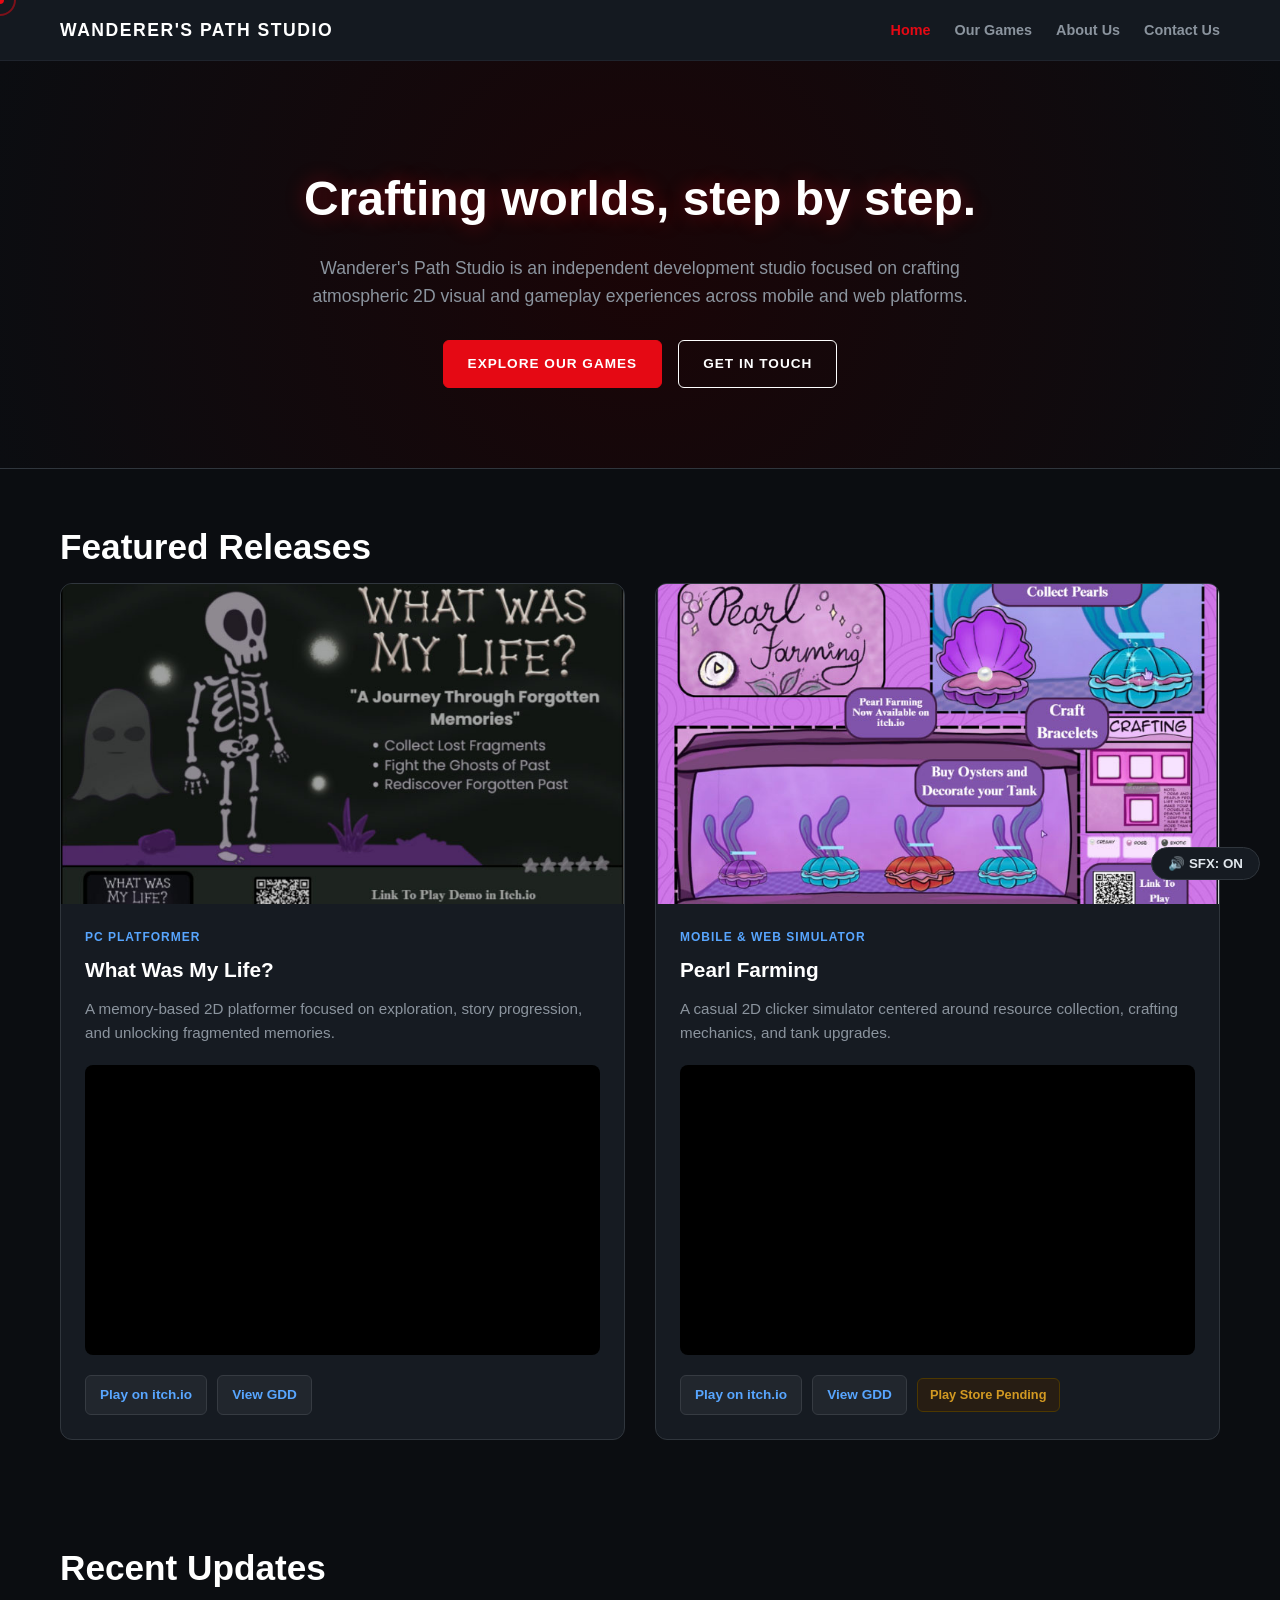
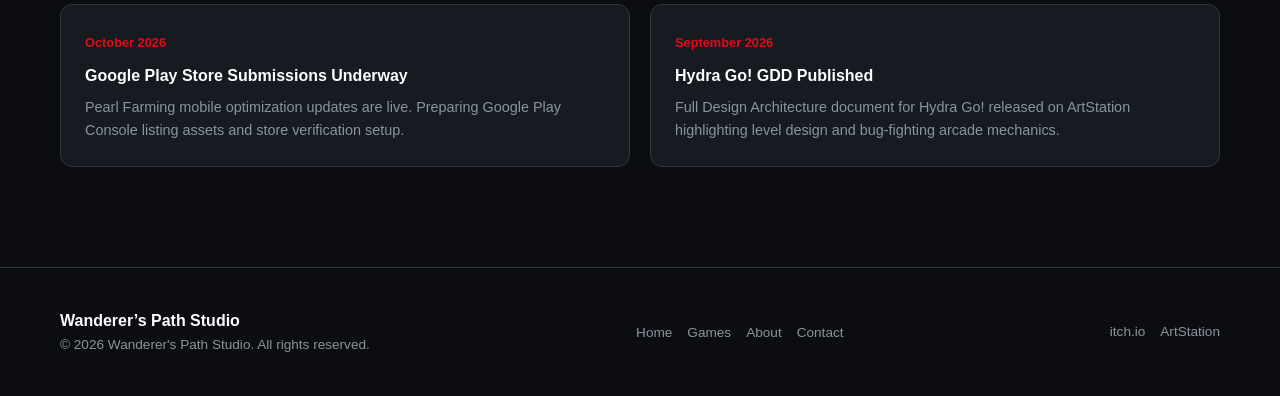
<file: index.html>
<!DOCTYPE html>
<html lang="en">
<head>
    <meta charset="UTF-8">
    <meta name="google-site-verification" content="PsH0CAszbXhSyuLf9uSAtw1IfejUg1IV5N8IAtApoUw" />
    <meta name="viewport" content="width=device-width, initial-scale=1.0">
    <title>Wanderer’s Path Studio | Independent Game Studio</title>
    <link rel="stylesheet" href="styles.css">
</head>
<body>

    <!-- Custom Glowing Pointer -->
    <div class="cursor-dot" data-cursor-dot></div>
    <div class="cursor-outline" data-cursor-outline></div>

    <!-- Audio Toggle -->
    <button id="sfx-toggle" class="sfx-btn" aria-label="Toggle Sound Effects">🔊 SFX: ON</button>

    <!-- Navigation -->
    <nav class="site-nav">
        <div class="container nav-container">
            <a href="index.html" class="brand-logo sound-click">WANDERER'S PATH STUDIO</a>
            <ul class="nav-links">
                <li><a href="index.html" class="active sound-click">Home</a></li>
                <li><a href="games.html" class="sound-click">Our Games</a></li>
                <li><a href="about.html" class="sound-click">About Us</a></li>
                <li><a href="contact.html" class="sound-click">Contact Us</a></li>
            </ul>
        </div>
    </nav>

    <!-- Hero Section -->
    <header class="hero-section">
        <div class="container hero-content">
            <h1 class="hero-title glow-text">Crafting worlds, step by step.</h1>
            <p class="hero-subtitle">Wanderer's Path Studio is an independent development studio focused on crafting atmospheric 2D visual and gameplay experiences across mobile and web platforms.</p>
            <div class="hero-cta-group">
                <a href="games.html" class="btn btn-filled-red sound-click">EXPLORE OUR GAMES</a>
                <a href="contact.html" class="btn btn-outline-white sound-click">GET IN TOUCH</a>
            </div>
        </div>
    </header>

    <!-- Featured Release Showcase -->
    <main class="container">
        <section class="section-block">
            <h2 class="section-title">Featured Releases</h2>

            <div class="project-grid">
                <!-- What Was My Life -->
                <article class="project-card" data-category="pc">
                    <div class="card-media">
                        <img src="assets/images/what-was-my-life-poster.jpg" alt="What Was My Life Poster">
                    </div>
                    <div class="card-content">
                        <span class="platform-badge">PC Platformer</span>
                        <h3>What Was My Life?</h3>
                        <p class="description">A memory-based 2D platformer focused on exploration, story progression, and unlocking fragmented memories.</p>

                        <div class="video-wrapper">
                            <iframe src="https://www.youtube.com/embed/ZZr5viHjMBE" title="What Was My Life Gameplay" allowfullscreen></iframe>
                        </div>

                        <div class="links-group">
                            <a href="https://wandererspath.itch.io/what-was-my-life" target="_blank" rel="noopener" class="sound-click">Play on itch.io</a>
                            <a href="https://www.artstation.com/wandererspathstudio" target="_blank" rel="noopener" class="sound-click">View GDD</a>
                        </div>
                    </div>
                </article>

                <!-- Pearl Farming -->
                <article class="project-card" data-category="mobile pc">
                    <div class="card-media">
                        <img src="assets/images/pearl-farming-poster.jpg" alt="Pearl Farming Poster">
                    </div>
                    <div class="card-content">
                        <span class="platform-badge">Mobile & Web Simulator</span>
                        <h3>Pearl Farming</h3>
                        <p class="description">A casual 2D clicker simulator centered around resource collection, crafting mechanics, and tank upgrades.</p>

                        <div class="video-wrapper">
                            <iframe src="https://www.youtube.com/embed/lJn8ztpRzYA" title="Pearl Farming Gameplay" allowfullscreen></iframe>
                        </div>

                        <div class="links-group">
                            <a href="https://wandererspath.itch.io/pearl-farming" target="_blank" rel="noopener" class="sound-click">Play on itch.io</a>
                            <a href="https://www.artstation.com/wandererspathstudio" target="_blank" rel="noopener" class="sound-click">View GDD</a>
                            <span class="status-tag pending">Play Store Pending</span>
                        </div>
                    </div>
                </article>
            </div>
        </section>

        <!-- Recent Updates -->
        <section class="section-block">
            <h2 class="section-title">Recent Updates</h2>
            <div class="news-grid">
                <div class="news-card">
                    <span class="news-date">October 2026</span>
                    <h4>Google Play Store Submissions Underway</h4>
                    <p>Pearl Farming mobile optimization updates are live. Preparing Google Play Console listing assets and store verification setup.</p>
                </div>
                <div class="news-card">
                    <span class="news-date">September 2026</span>
                    <h4>Hydra Go! GDD Published</h4>
                    <p>Full Design Architecture document for Hydra Go! released on ArtStation highlighting level design and bug-fighting arcade mechanics.</p>
                </div>
            </div>
        </section>
    </main>

    <!-- Global Footer -->
    <footer class="site-footer">
        <div class="container footer-grid">
            <div class="footer-col">
                <span class="footer-brand">Wanderer’s Path Studio</span>
                <p>&copy; 2026 Wanderer's Path Studio. All rights reserved.</p>
            </div>
            <div class="footer-col">
                <ul class="footer-links">
                    <li><a href="index.html">Home</a></li>
                    <li><a href="games.html">Games</a></li>
                    <li><a href="about.html">About</a></li>
                    <li><a href="contact.html">Contact</a></li>
                </ul>
            </div>
            <div class="footer-col social-links">
                <a href="https://wandererspath.itch.io" target="_blank" rel="noopener">itch.io</a>
                <a href="https://www.artstation.com/wandererspathstudio" target="_blank" rel="noopener">ArtStation</a>
            </div>
        </div>
    </footer>

    <script src="script.js"></script>
</body>
</html>
</file>
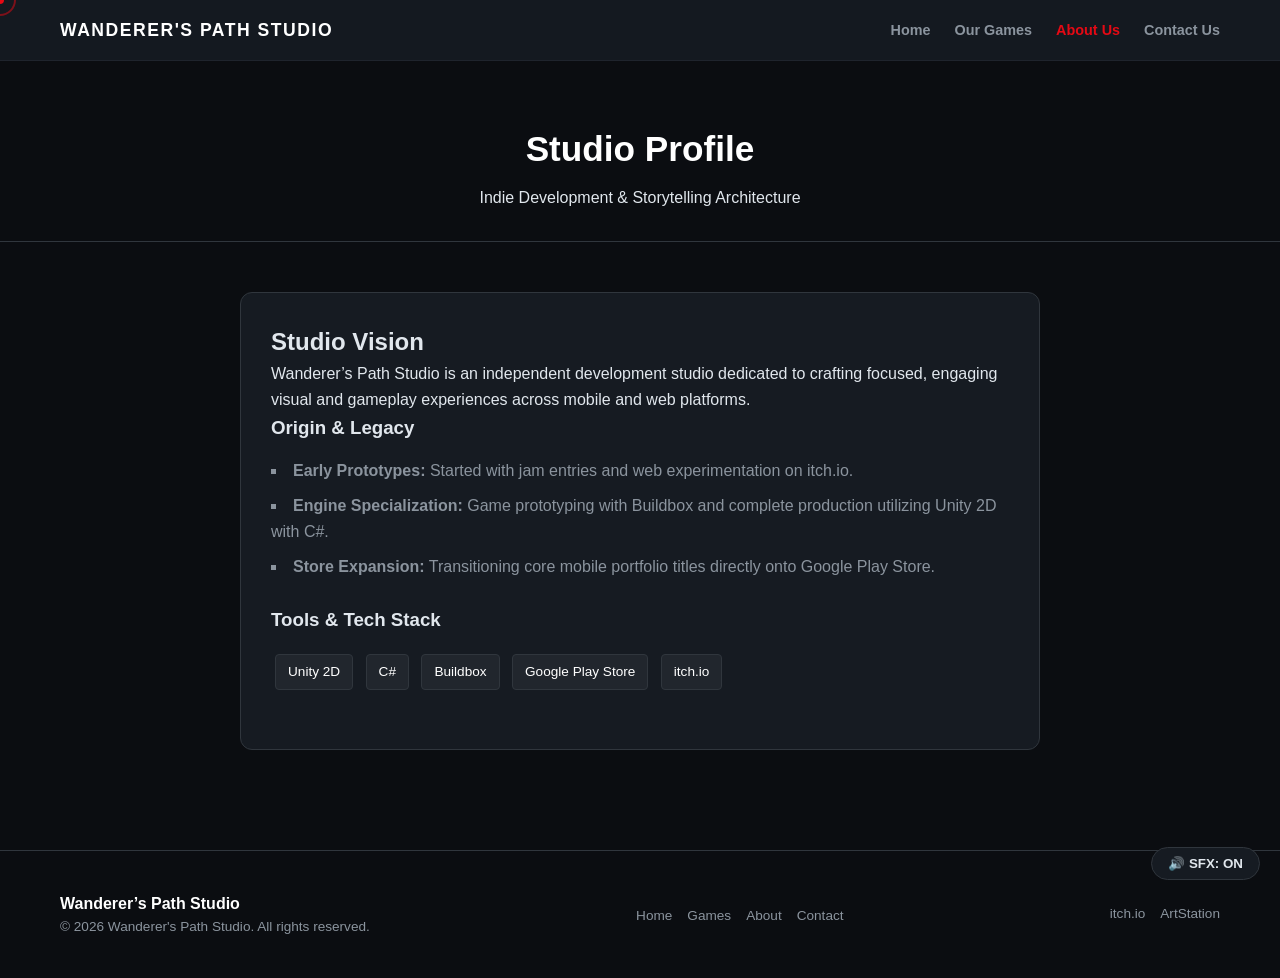
<file: about.html>
<!DOCTYPE html>
<html lang="en">
<head>
    <meta charset="UTF-8">
    <meta name="viewport" content="width=device-width, initial-scale=1.0">
    <title>About Us | Wanderer’s Path Studio</title>
    <link rel="stylesheet" href="styles.css">
</head>
<body>

    <div class="cursor-dot" data-cursor-dot></div>
    <div class="cursor-outline" data-cursor-outline></div>
    <button id="sfx-toggle" class="sfx-btn" aria-label="Toggle Sound Effects">🔊 SFX: ON</button>

    <nav class="site-nav">
        <div class="container nav-container">
            <a href="index.html" class="brand-logo sound-click">WANDERER'S PATH STUDIO</a>
            <ul class="nav-links">
                <li><a href="index.html" class="sound-click">Home</a></li>
                <li><a href="games.html" class="sound-click">Our Games</a></li>
                <li><a href="about.html" class="active sound-click">About Us</a></li>
                <li><a href="contact.html" class="sound-click">Contact Us</a></li>
            </ul>
        </div>
    </nav>

    <header class="page-header">
        <div class="container">
            <h1>Studio Profile</h1>
            <p class="subtitle">Indie Development & Storytelling Architecture</p>
        </div>
    </header>

    <main class="container">
        <section class="about-section">
            <div class="about-card">
                <h2>Studio Vision</h2>
                <p>Wanderer’s Path Studio is an independent development studio dedicated to crafting focused, engaging visual and gameplay experiences across mobile and web platforms.</p>

                <h3>Origin & Legacy</h3>
                <ul class="timeline-list">
                    <li><strong>Early Prototypes:</strong> Started with jam entries and web experimentation on itch.io.</li>
                    <li><strong>Engine Specialization:</strong> Game prototyping with Buildbox and complete production utilizing Unity 2D with C#.</li>
                    <li><strong>Store Expansion:</strong> Transitioning core mobile portfolio titles directly onto Google Play Store.</li>
                </ul>

                <h3>Tools & Tech Stack</h3>
                <div class="badge-group">
                    <span class="badge">Unity 2D</span>
                    <span class="badge">C#</span>
                    <span class="badge">Buildbox</span>
                    <span class="badge">Google Play Store</span>
                    <span class="badge">itch.io</span>
                </div>
            </div>
        </section>
    </main>

    <footer class="site-footer">
        <div class="container footer-grid">
            <div class="footer-col">
                <span class="footer-brand">Wanderer’s Path Studio</span>
                <p>&copy; 2026 Wanderer's Path Studio. All rights reserved.</p>
            </div>
            <div class="footer-col">
                <ul class="footer-links">
                    <li><a href="index.html">Home</a></li>
                    <li><a href="games.html">Games</a></li>
                    <li><a href="about.html">About</a></li>
                    <li><a href="contact.html">Contact</a></li>
                </ul>
            </div>
            <div class="footer-col social-links">
                <a href="https://wandererspath.itch.io" target="_blank" rel="noopener">itch.io</a>
                <a href="https://www.artstation.com/wandererspathstudio" target="_blank" rel="noopener">ArtStation</a>
            </div>
        </div>
    </footer>

    <script src="script.js"></script>
</body>
</html>
</file>
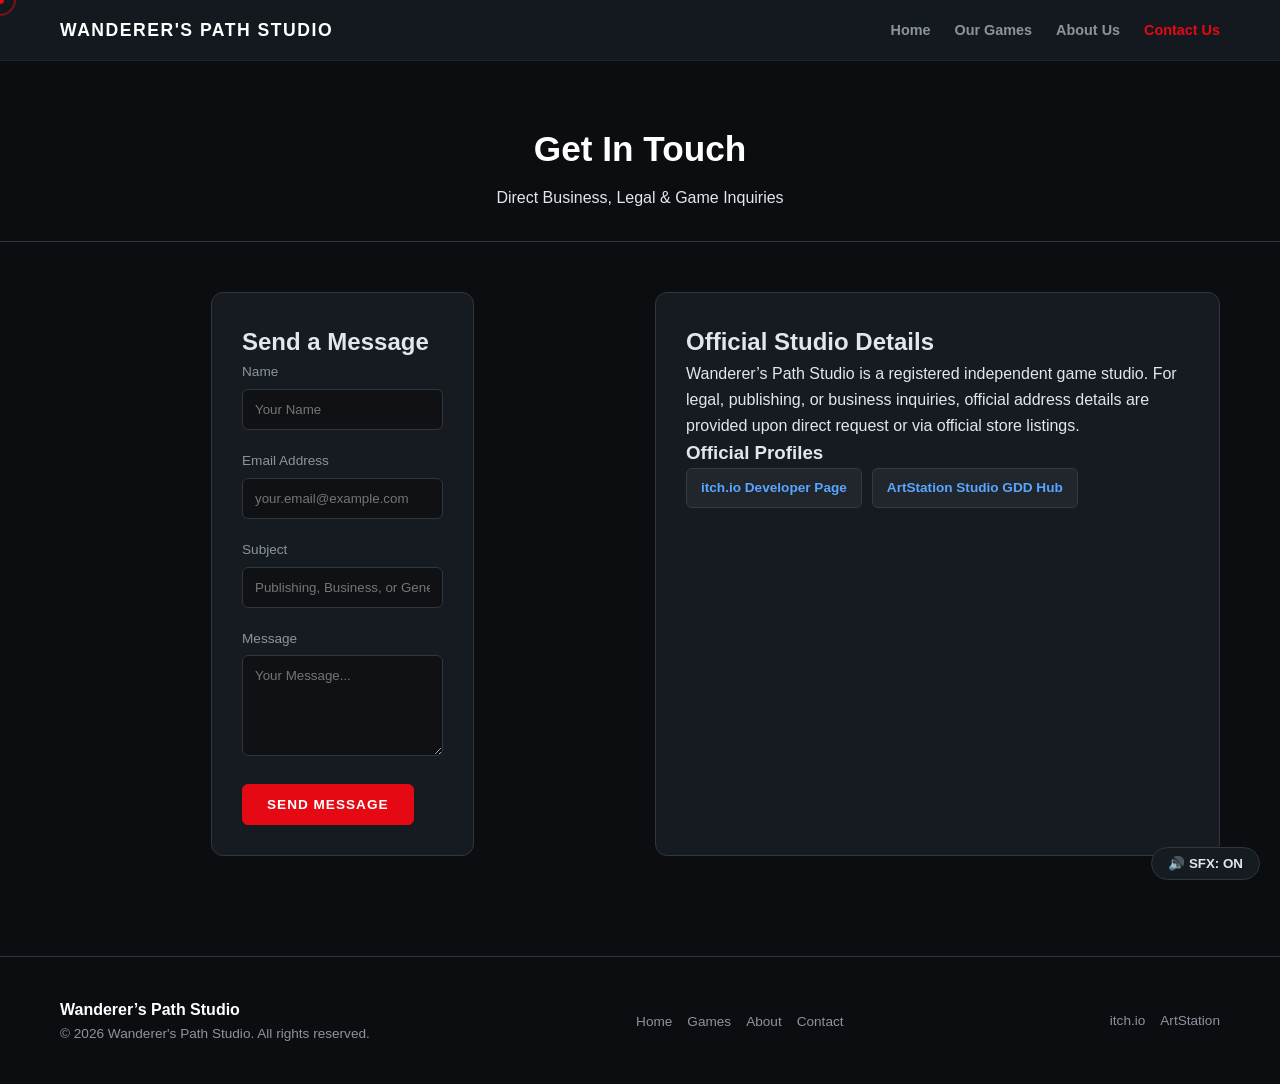
<file: contact.html>
<!DOCTYPE html>
<html lang="en">
<head>
    <meta charset="UTF-8">
    <meta name="viewport" content="width=device-width, initial-scale=1.0">
    <title>Contact Us | Wanderer’s Path Studio</title>
    <link rel="stylesheet" href="styles.css">
</head>
<body>

    <div class="cursor-dot" data-cursor-dot></div>
    <div class="cursor-outline" data-cursor-outline></div>
    <button id="sfx-toggle" class="sfx-btn" aria-label="Toggle Sound Effects">🔊 SFX: ON</button>

    <nav class="site-nav">
        <div class="container nav-container">
            <a href="index.html" class="brand-logo sound-click">WANDERER'S PATH STUDIO</a>
            <ul class="nav-links">
                <li><a href="index.html" class="sound-click">Home</a></li>
                <li><a href="games.html" class="sound-click">Our Games</a></li>
                <li><a href="about.html" class="sound-click">About Us</a></li>
                <li><a href="contact.html" class="active sound-click">Contact Us</a></li>
            </ul>
        </div>
    </nav>

    <header class="page-header">
        <div class="container">
            <h1>Get In Touch</h1>
            <p class="subtitle">Direct Business, Legal & Game Inquiries</p>
        </div>
    </header>

    <main class="container">
        <section class="contact-grid">

            <div class="contact-card">
                <h2>Send a Message</h2>
                <form class="contact-form" onsubmit="event.preventDefault(); alert('Message sent! We will contact you shortly.');">
                    <div class="form-group">
                        <label for="name">Name</label>
                        <input type="text" id="name" required placeholder="Your Name">
                    </div>
                    <div class="form-group">
                        <label for="email">Email Address</label>
                        <input type="email" id="email" required placeholder="your.email@example.com">
                    </div>
                    <div class="form-group">
                        <label for="subject">Subject</label>
                        <input type="text" id="subject" required placeholder="Publishing, Business, or General">
                    </div>
                    <div class="form-group">
                        <label for="message">Message</label>
                        <textarea id="message" rows="5" required placeholder="Your Message..."></textarea>
                    </div>
                    <button type="submit" class="btn btn-filled-red sound-click">SEND MESSAGE</button>
                </form>
            </div>

            <div class="info-card">
                <h2>Official Studio Details</h2>
                <p class="notice-text">Wanderer’s Path Studio is a registered independent game studio. For legal, publishing, or business inquiries, official address details are provided upon direct request or via official store listings.</p>

                <h3>Official Profiles</h3>
                <div class="links-group">
                    <a href="https://wandererspath.itch.io" target="_blank" rel="noopener" class="sound-click">itch.io Developer Page</a>
                    <a href="https://www.artstation.com/wandererspathstudio" target="_blank" rel="noopener" class="sound-click">ArtStation Studio GDD Hub</a>
                </div>
            </div>

        </section>
    </main>

    <footer class="site-footer">
        <div class="container footer-grid">
            <div class="footer-col">
                <span class="footer-brand">Wanderer’s Path Studio</span>
                <p>&copy; 2026 Wanderer's Path Studio. All rights reserved.</p>
            </div>
            <div class="footer-col">
                <ul class="footer-links">
                    <li><a href="index.html">Home</a></li>
                    <li><a href="games.html">Games</a></li>
                    <li><a href="about.html">About</a></li>
                    <li><a href="contact.html">Contact</a></li>
                </ul>
            </div>
            <div class="footer-col social-links">
                <a href="https://wandererspath.itch.io" target="_blank" rel="noopener">itch.io</a>
                <a href="https://www.artstation.com/wandererspathstudio" target="_blank" rel="noopener">ArtStation</a>
            </div>
        </div>
    </footer>

    <script src="script.js"></script>
</body>
</html>
</file>
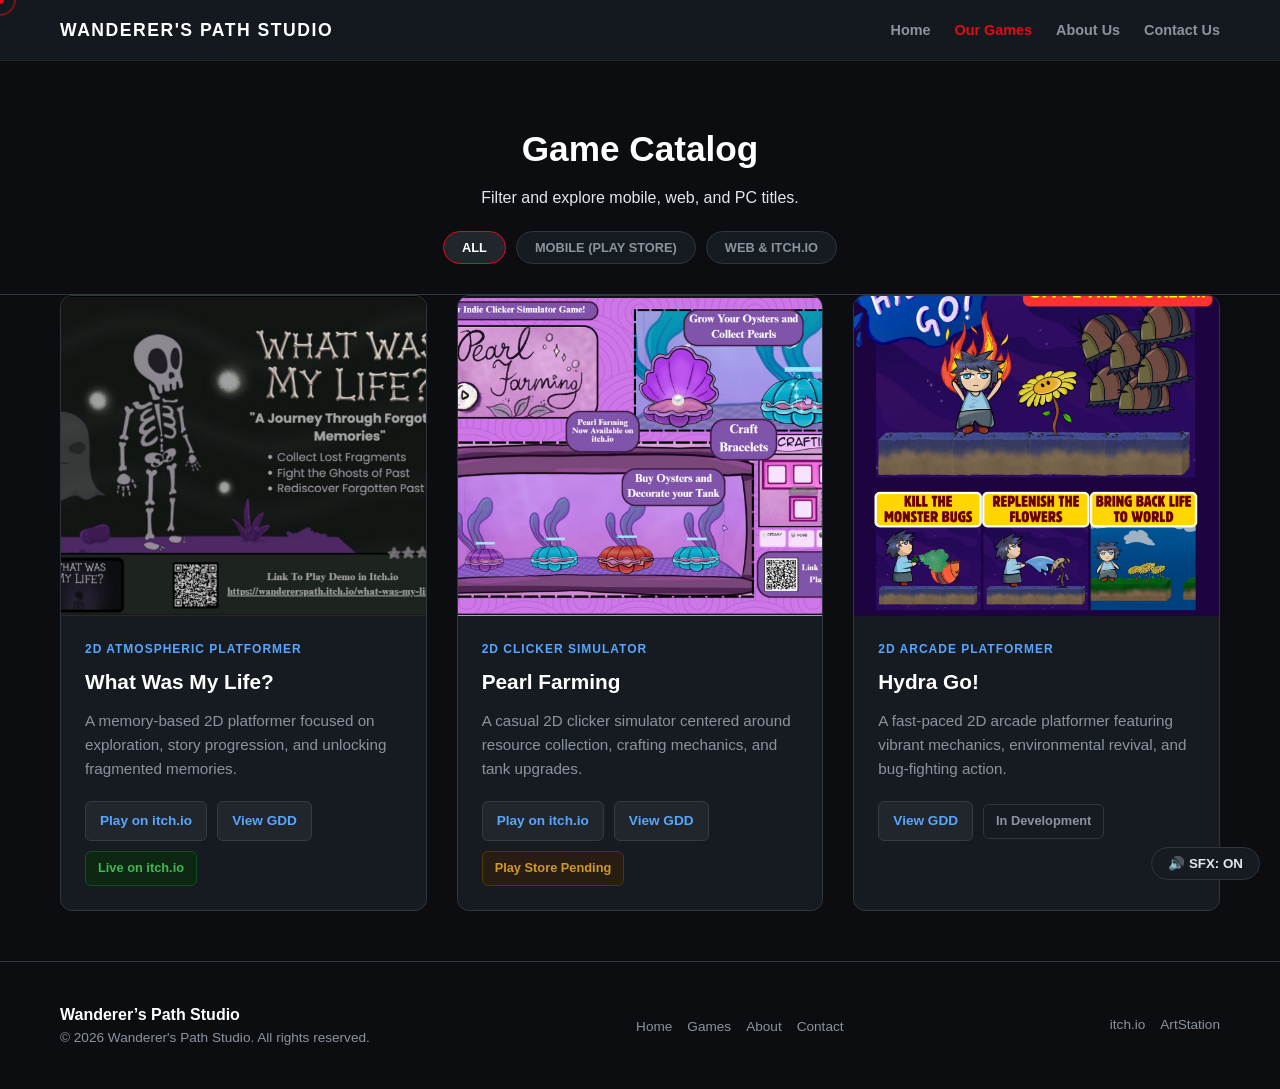
<file: games.html>
<!DOCTYPE html>
<html lang="en">
<head>
    <meta charset="UTF-8">
    <meta name="viewport" content="width=device-width, initial-scale=1.0">
    <title>Our Games | Wanderer’s Path Studio</title>
    <link rel="stylesheet" href="styles.css">
</head>
<body>

    <div class="cursor-dot" data-cursor-dot></div>
    <div class="cursor-outline" data-cursor-outline></div>
    <button id="sfx-toggle" class="sfx-btn" aria-label="Toggle Sound Effects">🔊 SFX: ON</button>

    <nav class="site-nav">
        <div class="container nav-container">
            <a href="index.html" class="brand-logo sound-click">WANDERER'S PATH STUDIO</a>
            <ul class="nav-links">
                <li><a href="index.html" class="sound-click">Home</a></li>
                <li><a href="games.html" class="active sound-click">Our Games</a></li>
                <li><a href="about.html" class="sound-click">About Us</a></li>
                <li><a href="contact.html" class="sound-click">Contact Us</a></li>
            </ul>
        </div>
    </nav>

    <header class="page-header">
        <div class="container">
            <h1>Game Catalog</h1>
            <p class="subtitle">Filter and explore mobile, web, and PC titles.</p>

            <div class="filter-group">
                <button class="filter-btn active sound-click" data-filter="all">ALL</button>
                <button class="filter-btn sound-click" data-filter="mobile">MOBILE (PLAY STORE)</button>
                <button class="filter-btn sound-click" data-filter="pc">WEB & ITCH.IO</button>
            </div>
        </div>
    </header>

    <main class="container">
        <section class="project-grid">

            <!-- What Was My Life -->
            <article class="project-card" data-category="pc">
                <div class="card-media">
                    <img src="assets/images/what-was-my-life-poster.jpg" alt="What Was My Life Poster">
                </div>
                <div class="card-content">
                    <span class="platform-badge">2D Atmospheric Platformer</span>
                    <h3>What Was My Life?</h3>
                    <p class="description">A memory-based 2D platformer focused on exploration, story progression, and unlocking fragmented memories.</p>
                    <div class="links-group">
                        <a href="https://wandererspath.itch.io/what-was-my-life" target="_blank" rel="noopener" class="sound-click">Play on itch.io</a>
                        <a href="https://www.artstation.com/wandererspathstudio" target="_blank" rel="noopener" class="sound-click">View GDD</a>
                        <span class="status-tag live">Live on itch.io</span>
                    </div>
                </div>
            </article>

            <!-- Pearl Farming (Belongs to both Mobile and PC/Itch.io) -->
            <article class="project-card" data-category="mobile pc">
                <div class="card-media">
                    <img src="assets/images/pearl-farming-poster.jpg" alt="Pearl Farming Poster">
                </div>
                <div class="card-content">
                    <span class="platform-badge">2D Clicker Simulator</span>
                    <h3>Pearl Farming</h3>
                    <p class="description">A casual 2D clicker simulator centered around resource collection, crafting mechanics, and tank upgrades.</p>
                    <div class="links-group">
                        <a href="https://wandererspath.itch.io/pearl-farming" target="_blank" rel="noopener" class="sound-click">Play on itch.io</a>
                        <a href="https://www.artstation.com/wandererspathstudio" target="_blank" rel="noopener" class="sound-click">View GDD</a>
                        <span class="status-tag pending">Play Store Pending</span>
                    </div>
                </div>
            </article>

            <!-- Hydra Go! -->
            <article class="project-card" data-category="mobile">
                <div class="card-media">
                    <img src="assets/images/hydra-go-poster.jpg" alt="Hydra Go! Poster">
                </div>
                <div class="card-content">
                    <span class="platform-badge">2D Arcade Platformer</span>
                    <h3>Hydra Go!</h3>
                    <p class="description">A fast-paced 2D arcade platformer featuring vibrant mechanics, environmental revival, and bug-fighting action.</p>
                    <div class="links-group">
                        <a href="https://www.artstation.com/wandererspathstudio" target="_blank" rel="noopener" class="sound-click">View GDD</a>
                        <span class="status-tag dev">In Development</span>
                    </div>
                </div>
            </article>

        </section>
    </main>

    <footer class="site-footer">
        <div class="container footer-grid">
            <div class="footer-col">
                <span class="footer-brand">Wanderer’s Path Studio</span>
                <p>&copy; 2026 Wanderer's Path Studio. All rights reserved.</p>
            </div>
            <div class="footer-col">
                <ul class="footer-links">
                    <li><a href="index.html">Home</a></li>
                    <li><a href="games.html">Games</a></li>
                    <li><a href="about.html">About</a></li>
                    <li><a href="contact.html">Contact</a></li>
                </ul>
            </div>
            <div class="footer-col social-links">
                <a href="https://wandererspath.itch.io" target="_blank" rel="noopener">itch.io</a>
                <a href="https://www.artstation.com/wandererspathstudio" target="_blank" rel="noopener">ArtStation</a>
            </div>
        </div>
    </footer>

    <script src="script.js"></script>
</body>
</html>
</file>
<file: styles.css>
:root {
    --bg-color: #0b0d11;
    --card-bg: #161b22;
    --border-color: #30363d;
    --red-accent: #e50914;
    --red-hover: #ff1e27;
    --text-main: #e1e7ed;
    --text-muted: #8b949e;
    --blue-badge: #58a6ff;
}

* {
    box-sizing: border-box;
    margin: 0;
    padding: 0;
    cursor: none;
}

body {
    font-family: -apple-system, BlinkMacSystemFont, "Segoe UI", Roboto, Oxygen, Ubuntu, Cantarell, sans-serif;
    background-color: var(--bg-color);
    color: var(--text-main);
    line-height: 1.6;
    overflow-x: hidden;
}

.container {
    max-width: 1200px;
    margin: 0 auto;
    padding: 0 20px;
}

/* Glowing Pointer */
.cursor-dot {
    width: 8px;
    height: 8px;
    background-color: var(--red-accent);
    border-radius: 50%;
    position: fixed;
    top: 0;
    left: 0;
    pointer-events: none;
    z-index: 9999;
    transform: translate(-50%, -50%);
}

.cursor-outline {
    width: 32px;
    height: 32px;
    border: 2px solid rgba(229, 9, 20, 0.5);
    border-radius: 50%;
    position: fixed;
    top: 0;
    left: 0;
    pointer-events: none;
    z-index: 9998;
    transform: translate(-50%, -50%);
    transition: width 0.2s, height 0.2s, border-color 0.2s;
}

body:hover .cursor-outline.hovered {
    width: 48px;
    height: 48px;
    border-color: var(--red-accent);
    background: rgba(229, 9, 20, 0.1);
}

/* Floating Audio Toggle */
.sfx-btn {
    position: fixed;
    bottom: 20px;
    right: 20px;
    background: var(--card-bg);
    color: var(--text-main);
    border: 1px solid var(--border-color);
    padding: 8px 16px;
    border-radius: 20px;
    font-weight: bold;
    z-index: 1000;
}

/* Site Navigation */
.site-nav {
    background-color: rgba(22, 27, 34, 0.95);
    backdrop-filter: blur(12px);
    border-bottom: 1px solid #1f242d;
    padding: 16px 0;
    position: sticky;
    top: 0;
    z-index: 100;
}

.nav-container {
    display: flex;
    justify-content: space-between;
    align-items: center;
}

.brand-logo {
    font-size: 1.1rem;
    font-weight: 800;
    letter-spacing: 1.5px;
    color: #ffffff;
    text-decoration: none;
}

.nav-links {
    list-style: none;
    display: flex;
    gap: 24px;
}

    .nav-links a {
        color: var(--text-muted);
        text-decoration: none;
        font-weight: 600;
        font-size: 0.9rem;
        transition: color 0.2s ease;
    }

        .nav-links a:hover,
        .nav-links a.active {
            color: var(--red-accent);
        }

/* Hero Section */
.hero-section {
    position: relative;
    padding: 100px 0 80px;
    background: radial-gradient(circle at center, #1a0507 0%, #0b0d11 100%);
    text-align: center;
    border-bottom: 1px solid var(--border-color);
}

.hero-title {
    font-size: 3rem;
    font-weight: 900;
    color: #ffffff;
    margin-bottom: 16px;
}

.glow-text {
    text-shadow: 0 0 20px rgba(229, 9, 20, 0.4);
}

.hero-subtitle {
    font-size: 1.1rem;
    color: var(--text-muted);
    max-width: 700px;
    margin: 0 auto 30px;
}

.hero-cta-group {
    display: flex;
    justify-content: center;
    gap: 16px;
}

/* Buttons */
.btn {
    display: inline-block;
    padding: 12px 24px;
    border-radius: 6px;
    font-weight: 700;
    font-size: 0.85rem;
    letter-spacing: 1px;
    text-decoration: none;
    transition: all 0.2s ease;
}

.btn-filled-red {
    background-color: var(--red-accent);
    color: #ffffff;
    border: 1px solid var(--red-accent);
}

    .btn-filled-red:hover {
        background-color: var(--red-hover);
        box-shadow: 0 0 15px rgba(229, 9, 20, 0.5);
    }

.btn-outline-white {
    background-color: transparent;
    color: #ffffff;
    border: 1px solid #ffffff;
}

    .btn-outline-white:hover {
        background-color: #ffffff;
        color: #000000;
    }

/* Headers & Sections */
.page-header {
    padding: 60px 0 30px;
    text-align: center;
    border-bottom: 1px solid var(--border-color);
}

    .page-header h1, .section-title {
        font-size: 2.2rem;
        color: #ffffff;
        margin-bottom: 8px;
    }

.section-block {
    padding: 50px 0;
}

/* Category Filter Tabs */
.filter-group {
    display: flex;
    justify-content: center;
    gap: 10px;
    margin-top: 20px;
}

.filter-btn {
    background: var(--card-bg);
    color: var(--text-muted);
    border: 1px solid var(--border-color);
    padding: 8px 18px;
    border-radius: 20px;
    font-weight: 700;
    font-size: 0.8rem;
    transition: all 0.2s ease;
}

    .filter-btn:hover,
    .filter-btn.active {
        color: #ffffff;
        border-color: var(--red-accent);
        background: #21262d;
    }

/* Project Cards (Large Posters & Smooth Lift Effects) */
.project-grid {
    display: grid;
    grid-template-columns: repeat(auto-fit, minmax(340px, 1fr));
    gap: 30px;
}

.project-card, .news-card, .about-card, .contact-card, .info-card {
    background: var(--card-bg);
    border: 1px solid var(--border-color);
    border-radius: 12px;
    overflow: hidden;
    transition: transform 0.2s ease, border-color 0.2s ease, box-shadow 0.2s ease;
}

    .project-card.hide {
        display: none;
    }

    .project-card:hover, .news-card:hover {
        transform: translateY(-4px);
        border-color: var(--red-accent);
        box-shadow: 0 10px 25px rgba(0, 0, 0, 0.6);
    }

/* Expanded Card Media Display */
.card-media {
    background-color: #000000;
    display: flex;
    justify-content: center;
    align-items: center;
    overflow: hidden;
}

    .card-media img {
        width: 100%;
        height: 320px; /* Expanded Poster Height */
        object-fit: cover;
        display: block;
        transition: transform 0.3s ease;
    }

.project-card:hover .card-media img {
    transform: scale(1.02);
}

.card-content {
    padding: 24px;
    display: flex;
    flex-direction: column;
    flex-grow: 1;
}

.platform-badge {
    font-size: 0.75rem;
    text-transform: uppercase;
    color: var(--blue-badge);
    letter-spacing: 1px;
    font-weight: 700;
    margin-bottom: 6px;
}

.card-content h3 {
    font-size: 1.3rem;
    color: #ffffff;
    margin-bottom: 10px;
}

.description {
    font-size: 0.95rem;
    color: var(--text-muted);
    margin-bottom: 20px;
}

.video-wrapper {
    position: relative;
    padding-bottom: 56.25%;
    height: 0;
    overflow: hidden;
    border-radius: 8px;
    margin-bottom: 20px;
    background-color: #000;
}

    .video-wrapper iframe {
        position: absolute;
        top: 0;
        left: 0;
        width: 100%;
        height: 100%;
        border: 0;
    }

/* Links & Status Badges */
.links-group {
    margin-top: auto;
    display: flex;
    flex-wrap: wrap;
    gap: 10px;
    align-items: center;
}

    .links-group a {
        padding: 8px 14px;
        background-color: #21262d;
        color: var(--blue-badge);
        border: 1px solid #363b42;
        border-radius: 6px;
        text-decoration: none;
        font-size: 0.85rem;
        font-weight: 600;
        transition: all 0.2s ease;
    }

        .links-group a:hover {
            background-color: #30363d;
            color: #79c0ff;
        }

.status-tag {
    padding: 6px 12px;
    border-radius: 6px;
    font-size: 0.8rem;
    font-weight: 700;
}

    .status-tag.pending {
        background: #271d13;
        color: #d29922;
        border: 1px solid #4d3800;
    }

    .status-tag.live {
        background: #0d2712;
        color: #3fb950;
        border: 1px solid #114e1f;
    }

    .status-tag.dev {
        background: #161b22;
        color: #8b949e;
        border: 1px solid #30363d;
    }

/* News Section */
.news-grid {
    display: grid;
    grid-template-columns: repeat(auto-fit, minmax(280px, 1fr));
    gap: 20px;
}

.news-card {
    padding: 24px;
}

.news-date {
    font-size: 0.8rem;
    color: var(--red-accent);
    font-weight: bold;
}

.news-card h4 {
    color: #ffffff;
    margin: 8px 0;
}

.news-card p {
    color: var(--text-muted);
    font-size: 0.9rem;
}

/* About & Contact Styles */
.about-section, .contact-grid {
    padding: 50px 0;
}

.about-card, .contact-card, .info-card {
    padding: 30px;
    max-width: 800px;
    margin: 0 auto;
}

.contact-grid {
    display: grid;
    grid-template-columns: repeat(auto-fit, minmax(320px, 1fr));
    gap: 30px;
}

.timeline-list, .badge-group {
    margin: 15px 0 25px;
}

    .timeline-list li {
        margin-bottom: 10px;
        color: var(--text-muted);
        list-style: square inside;
    }

.badge {
    display: inline-block;
    padding: 6px 12px;
    background: #21262d;
    border: 1px solid var(--border-color);
    border-radius: 4px;
    font-size: 0.85rem;
    margin: 4px;
    color: #ffffff;
}

/* Forms */
.form-group {
    margin-bottom: 20px;
}

    .form-group label {
        display: block;
        font-size: 0.85rem;
        color: var(--text-muted);
        margin-bottom: 6px;
    }

    .form-group input, .form-group textarea {
        width: 100%;
        padding: 12px;
        background: #0f1115;
        border: 1px solid var(--border-color);
        border-radius: 6px;
        color: #ffffff;
        font-family: inherit;
    }

        .form-group input:focus, .form-group textarea:focus {
            outline: none;
            border-color: var(--red-accent);
        }

/* Footer */
.site-footer {
    border-top: 1px solid var(--border-color);
    padding: 40px 0;
    margin-top: 50px;
}

.footer-grid {
    display: flex;
    justify-content: space-between;
    align-items: center;
    flex-wrap: wrap;
    gap: 20px;
}

.footer-brand {
    font-weight: 800;
    color: #ffffff;
    font-size: 1rem;
}

.footer-col p {
    font-size: 0.85rem;
    color: var(--text-muted);
}

.footer-links {
    list-style: none;
    display: flex;
    gap: 15px;
}

    .footer-links a, .social-links a {
        color: var(--text-muted);
        text-decoration: none;
        font-size: 0.85rem;
    }

        .footer-links a:hover, .social-links a:hover {
            color: var(--red-accent);
        }

.social-links {
    display: flex;
    gap: 15px;
}
</file>
